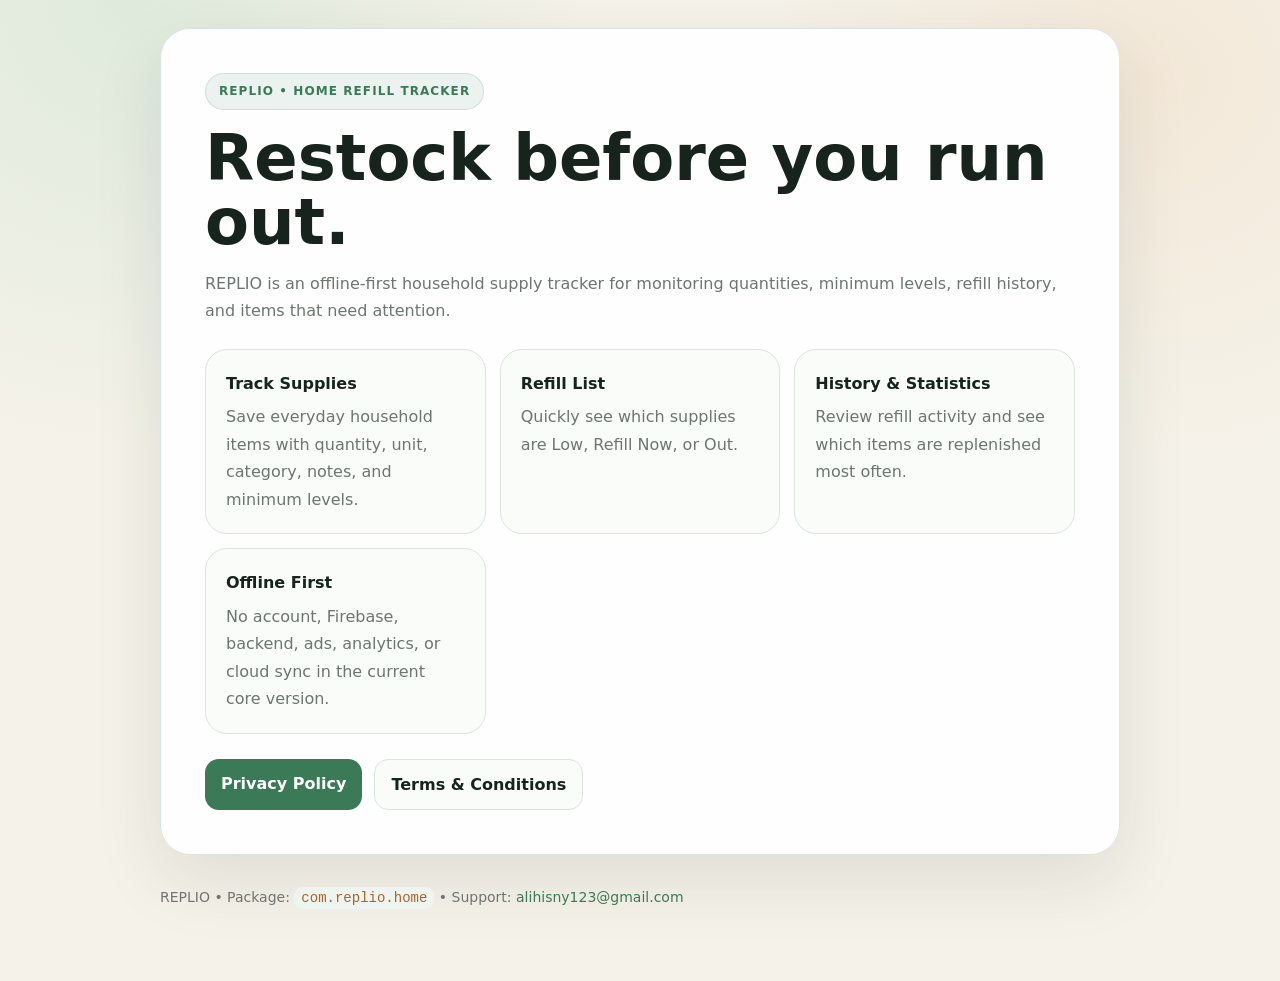
<file: docs/index.html>
<!doctype html>
<html lang="en">
<head>
  <meta charset="utf-8">
  <meta name="viewport" content="width=device-width,initial-scale=1">
  <title>REPLIO — Home Refill Tracker</title>
  <meta name="description" content="REPLIO helps you track household supplies, refill history, minimum quantities, and items that are running low.">
  <link rel="stylesheet" href="style.css">
</head>
<body>
<main class="wrap">
  <section class="hero">
    <span class="badge">REPLIO • HOME REFILL TRACKER</span>
    <h1>Restock before you run out.</h1>
    <p class="muted">REPLIO is an offline-first household supply tracker for monitoring quantities, minimum levels, refill history, and items that need attention.</p>

    <div class="grid">
      <div class="card"><strong>Track Supplies</strong><span class="muted">Save everyday household items with quantity, unit, category, notes, and minimum levels.</span></div>
      <div class="card"><strong>Refill List</strong><span class="muted">Quickly see which supplies are Low, Refill Now, or Out.</span></div>
      <div class="card"><strong>History & Statistics</strong><span class="muted">Review refill activity and see which items are replenished most often.</span></div>
      <div class="card"><strong>Offline First</strong><span class="muted">No account, Firebase, backend, ads, analytics, or cloud sync in the current core version.</span></div>
    </div>

    <div class="nav">
      <a class="btn" href="privacy.html">Privacy Policy</a>
      <a class="btn alt" href="terms.html">Terms &amp; Conditions</a>
    </div>
  </section>

  <footer>
    REPLIO • Package: <code>com.replio.home</code> • Support:
    <a href="mailto:alihisny123@gmail.com">alihisny123@gmail.com</a>
  </footer>
</main>
</body>
</html>
</file>
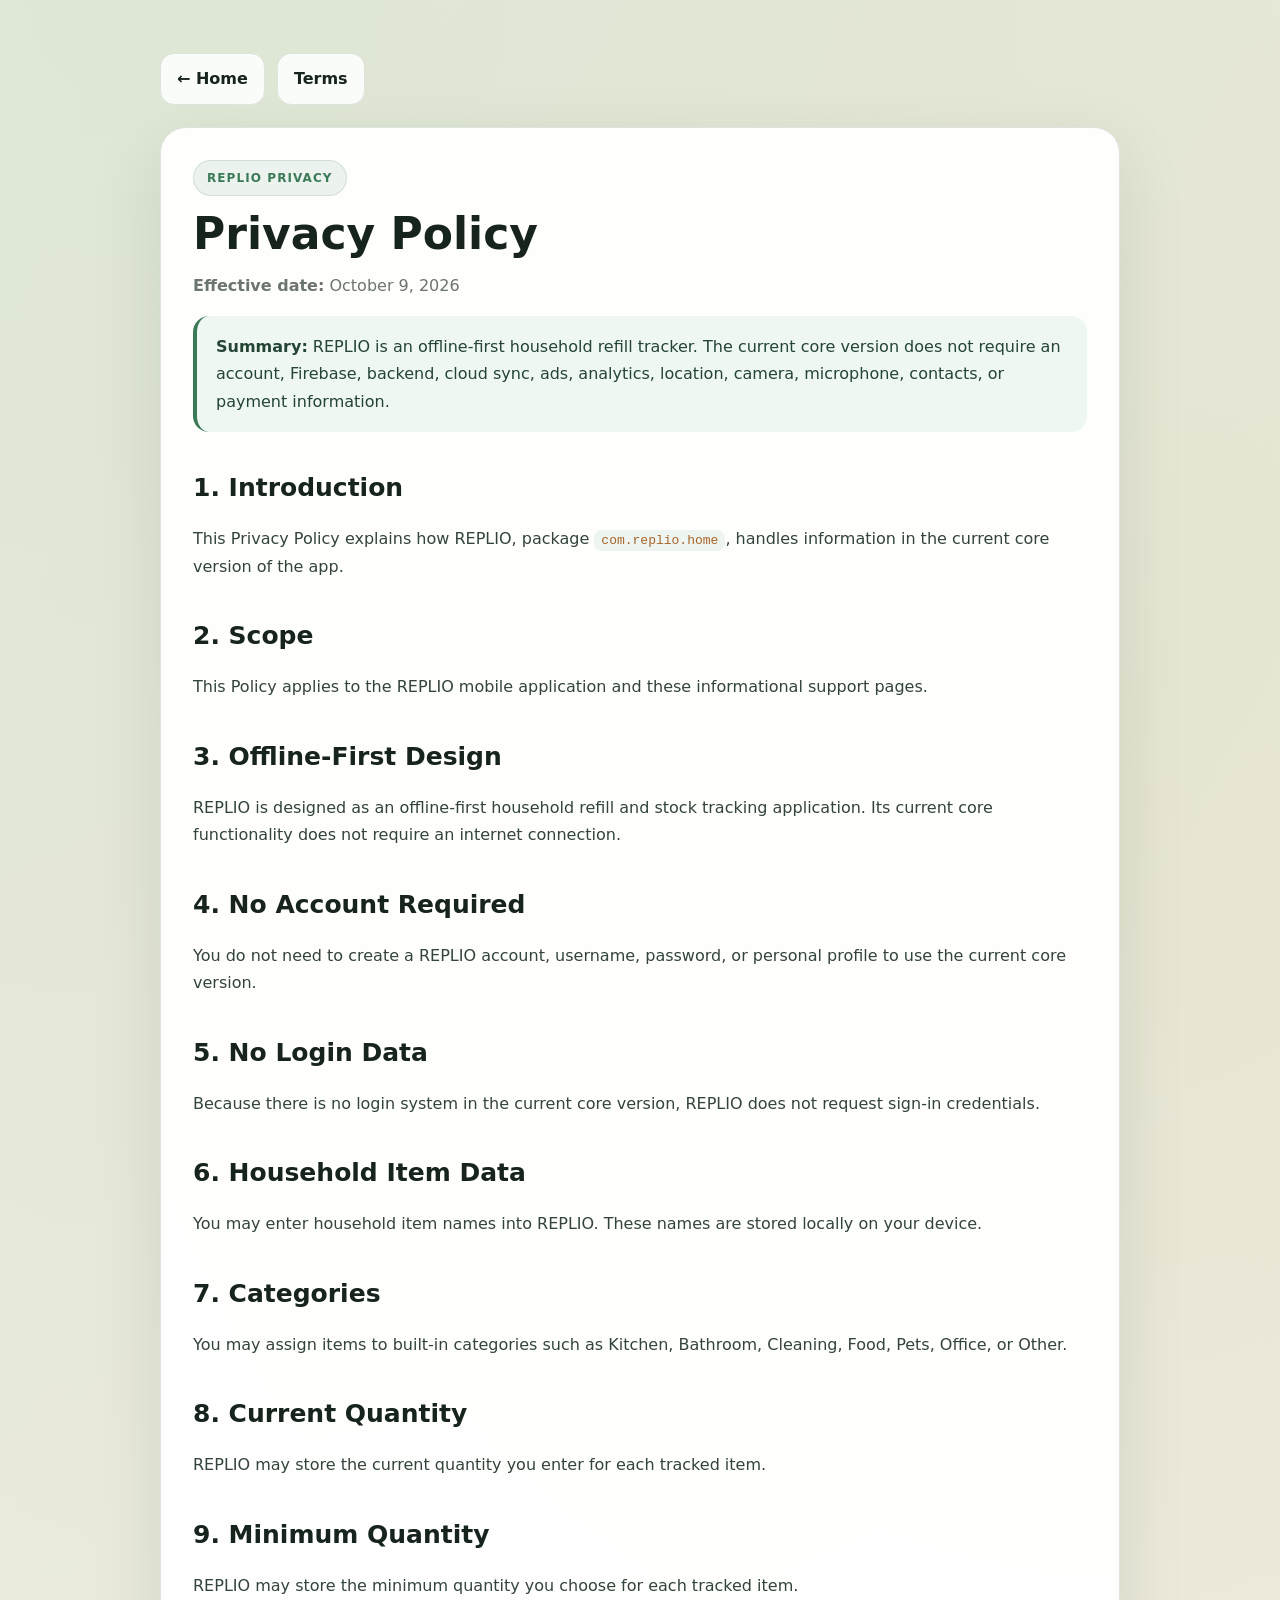
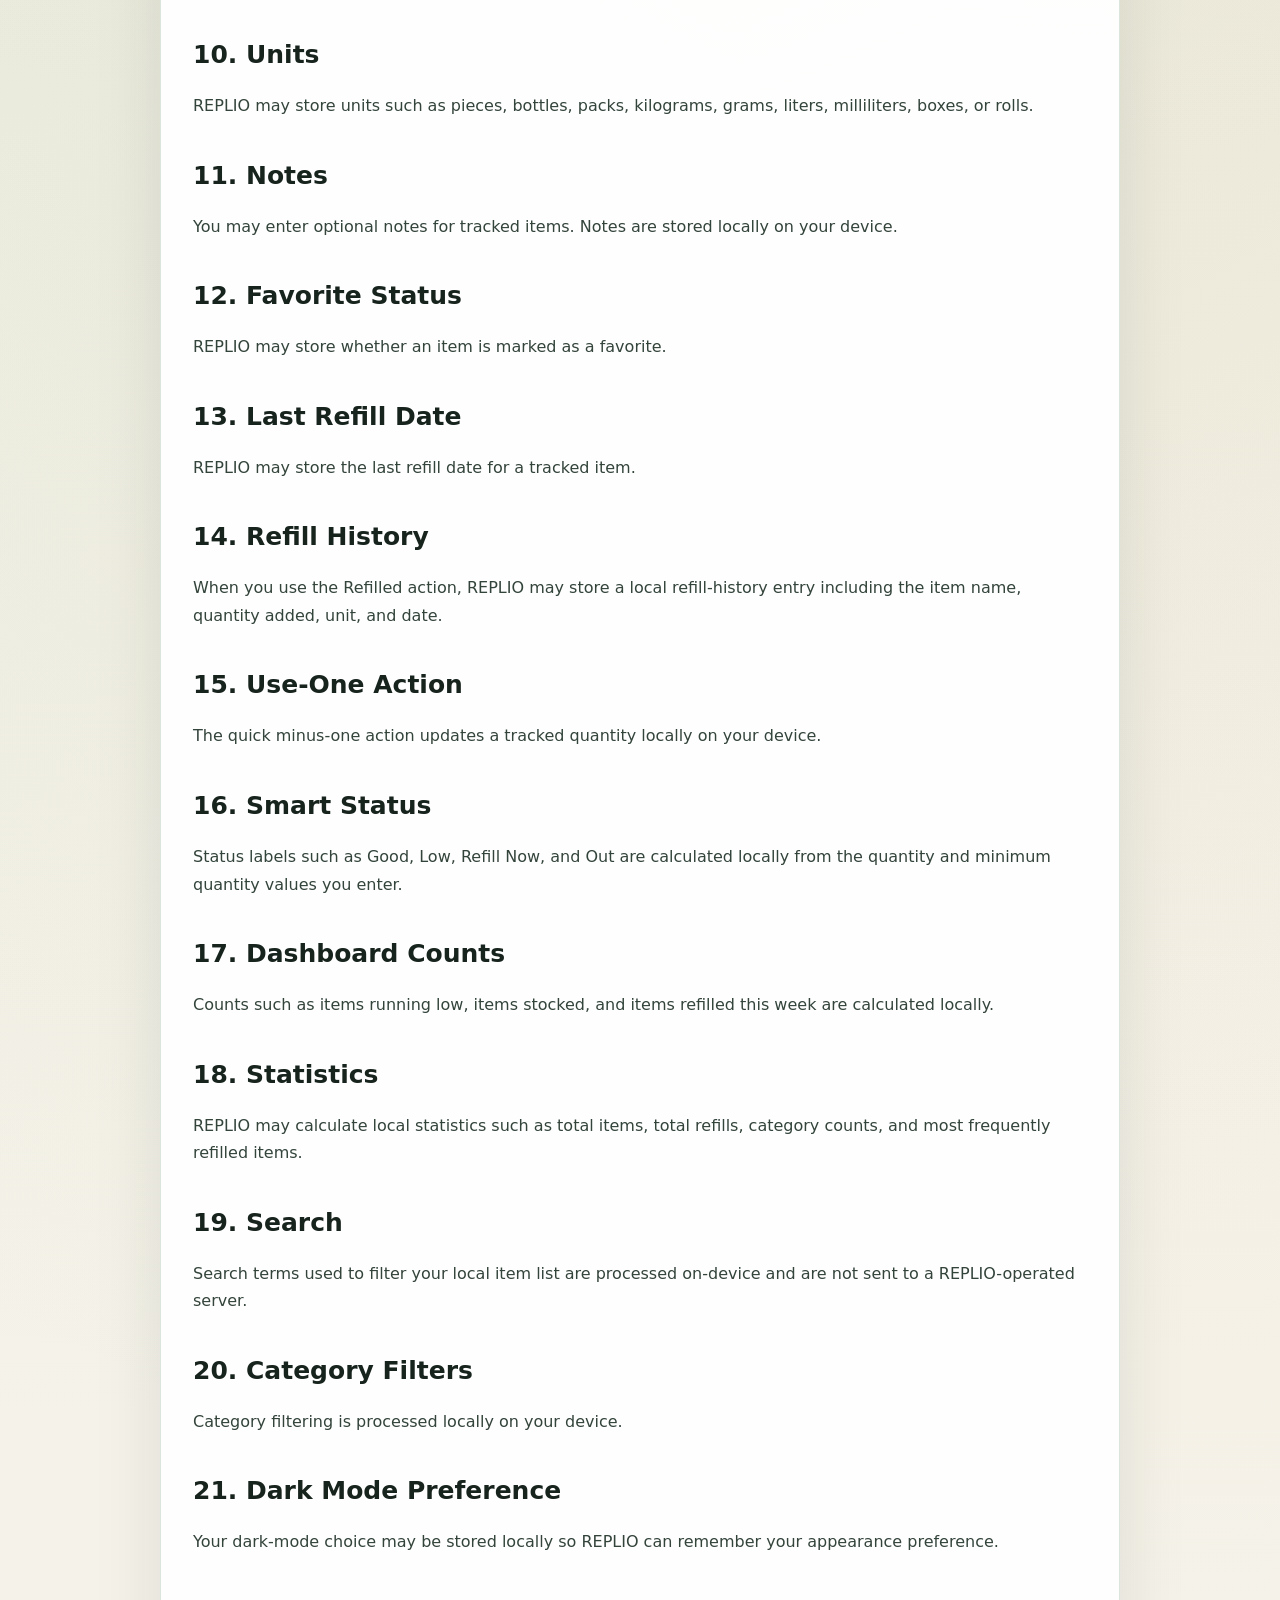
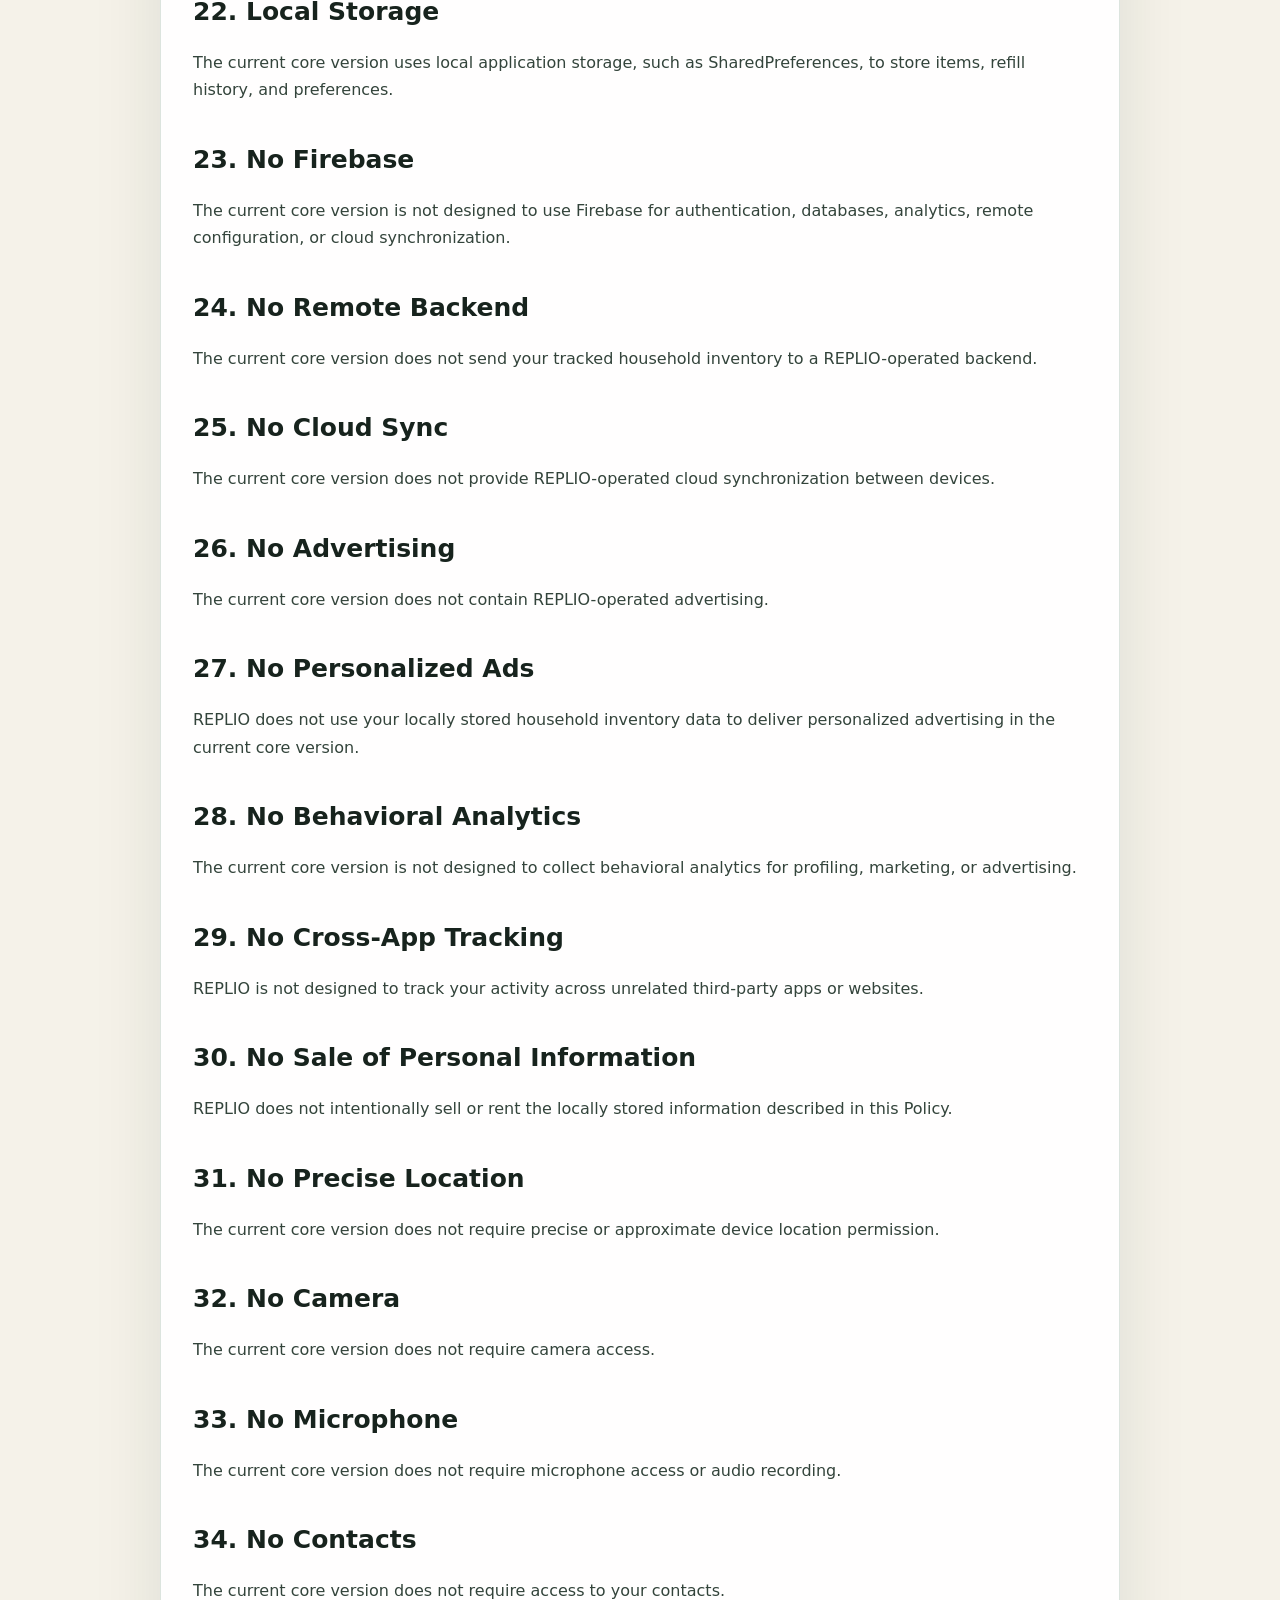
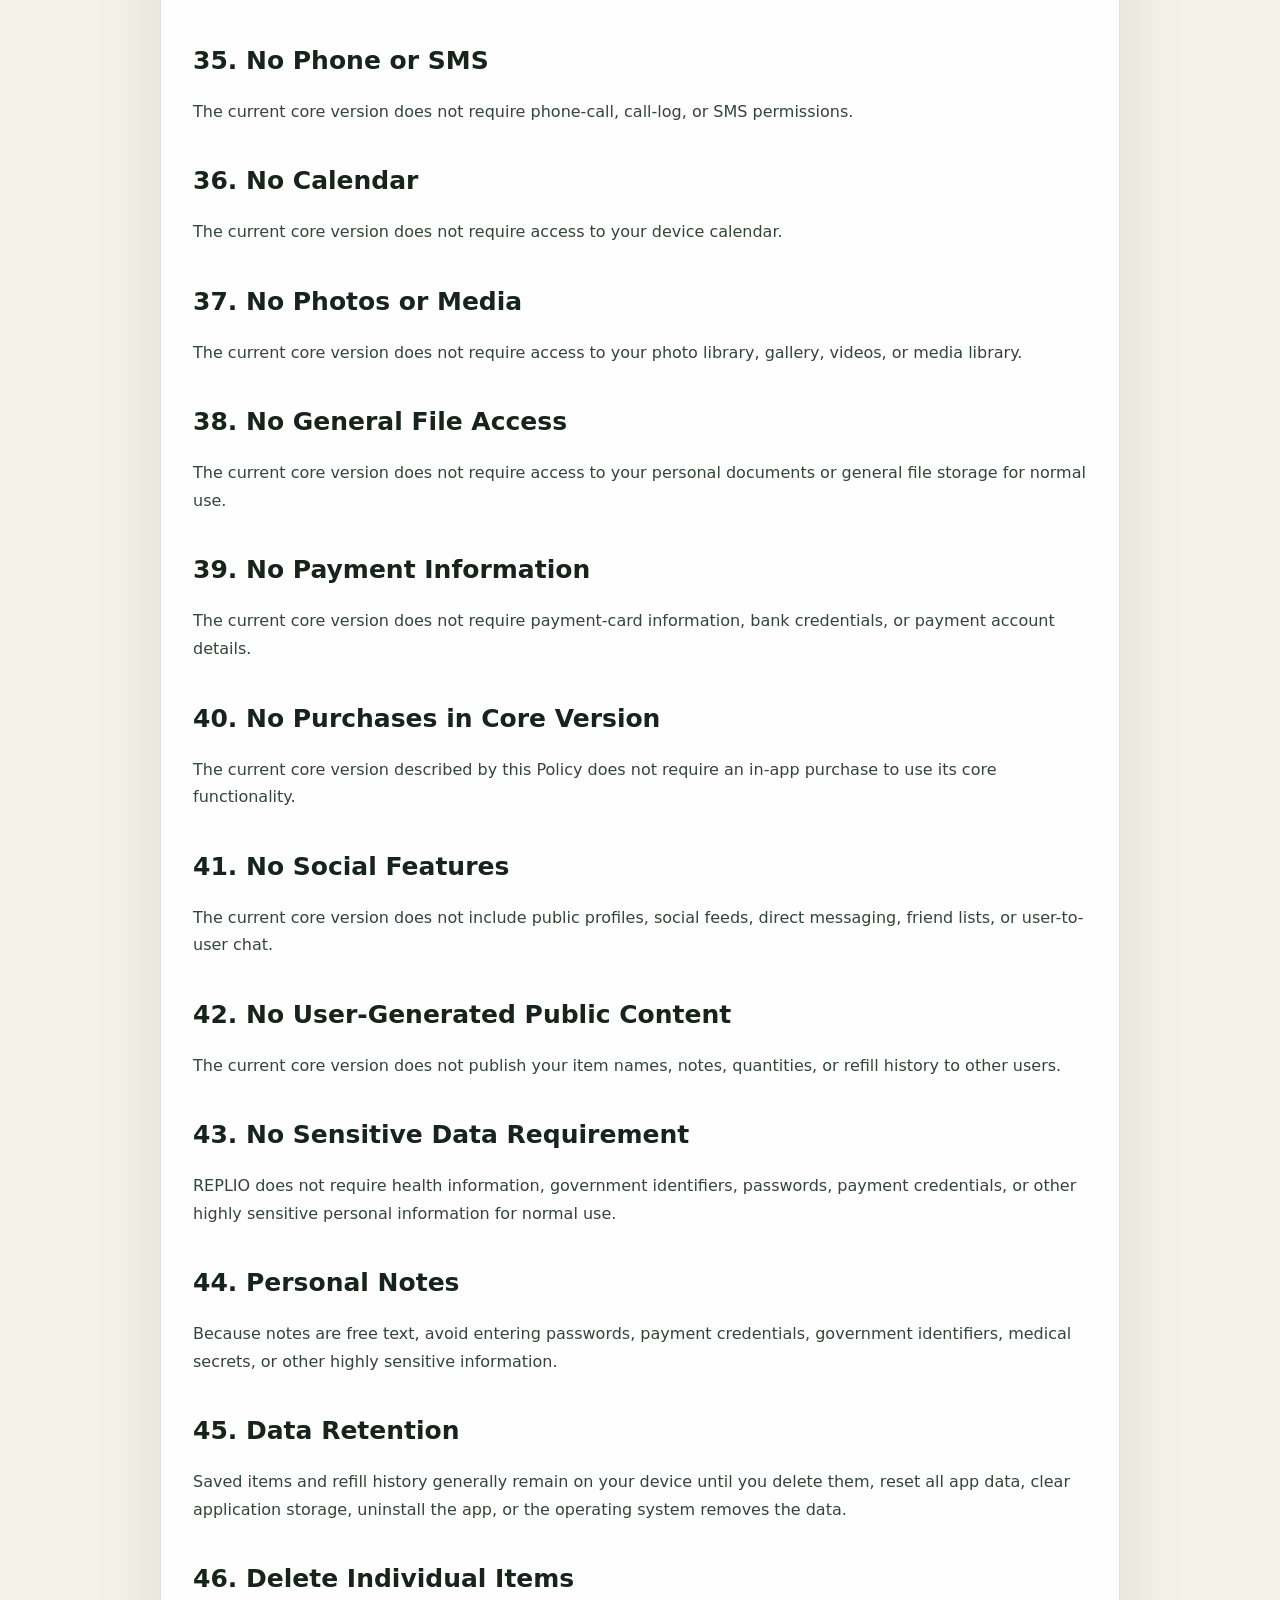
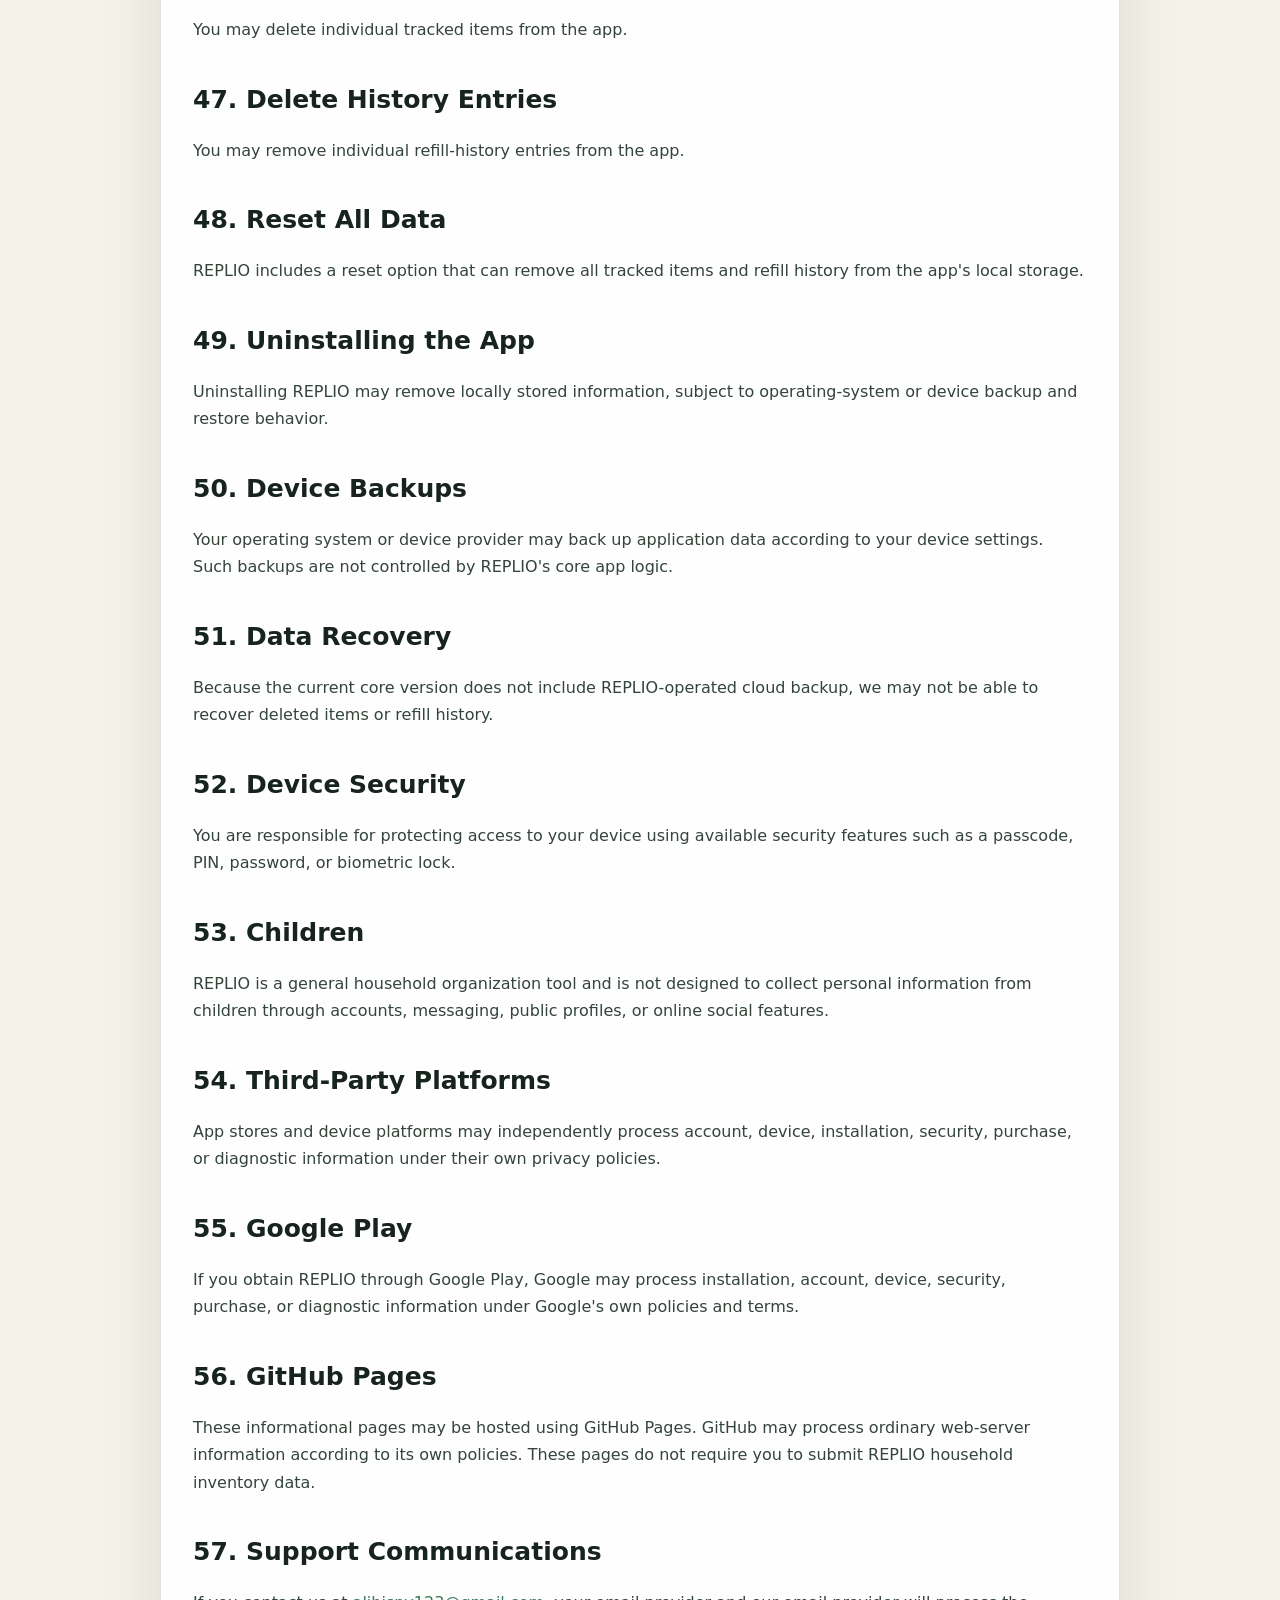
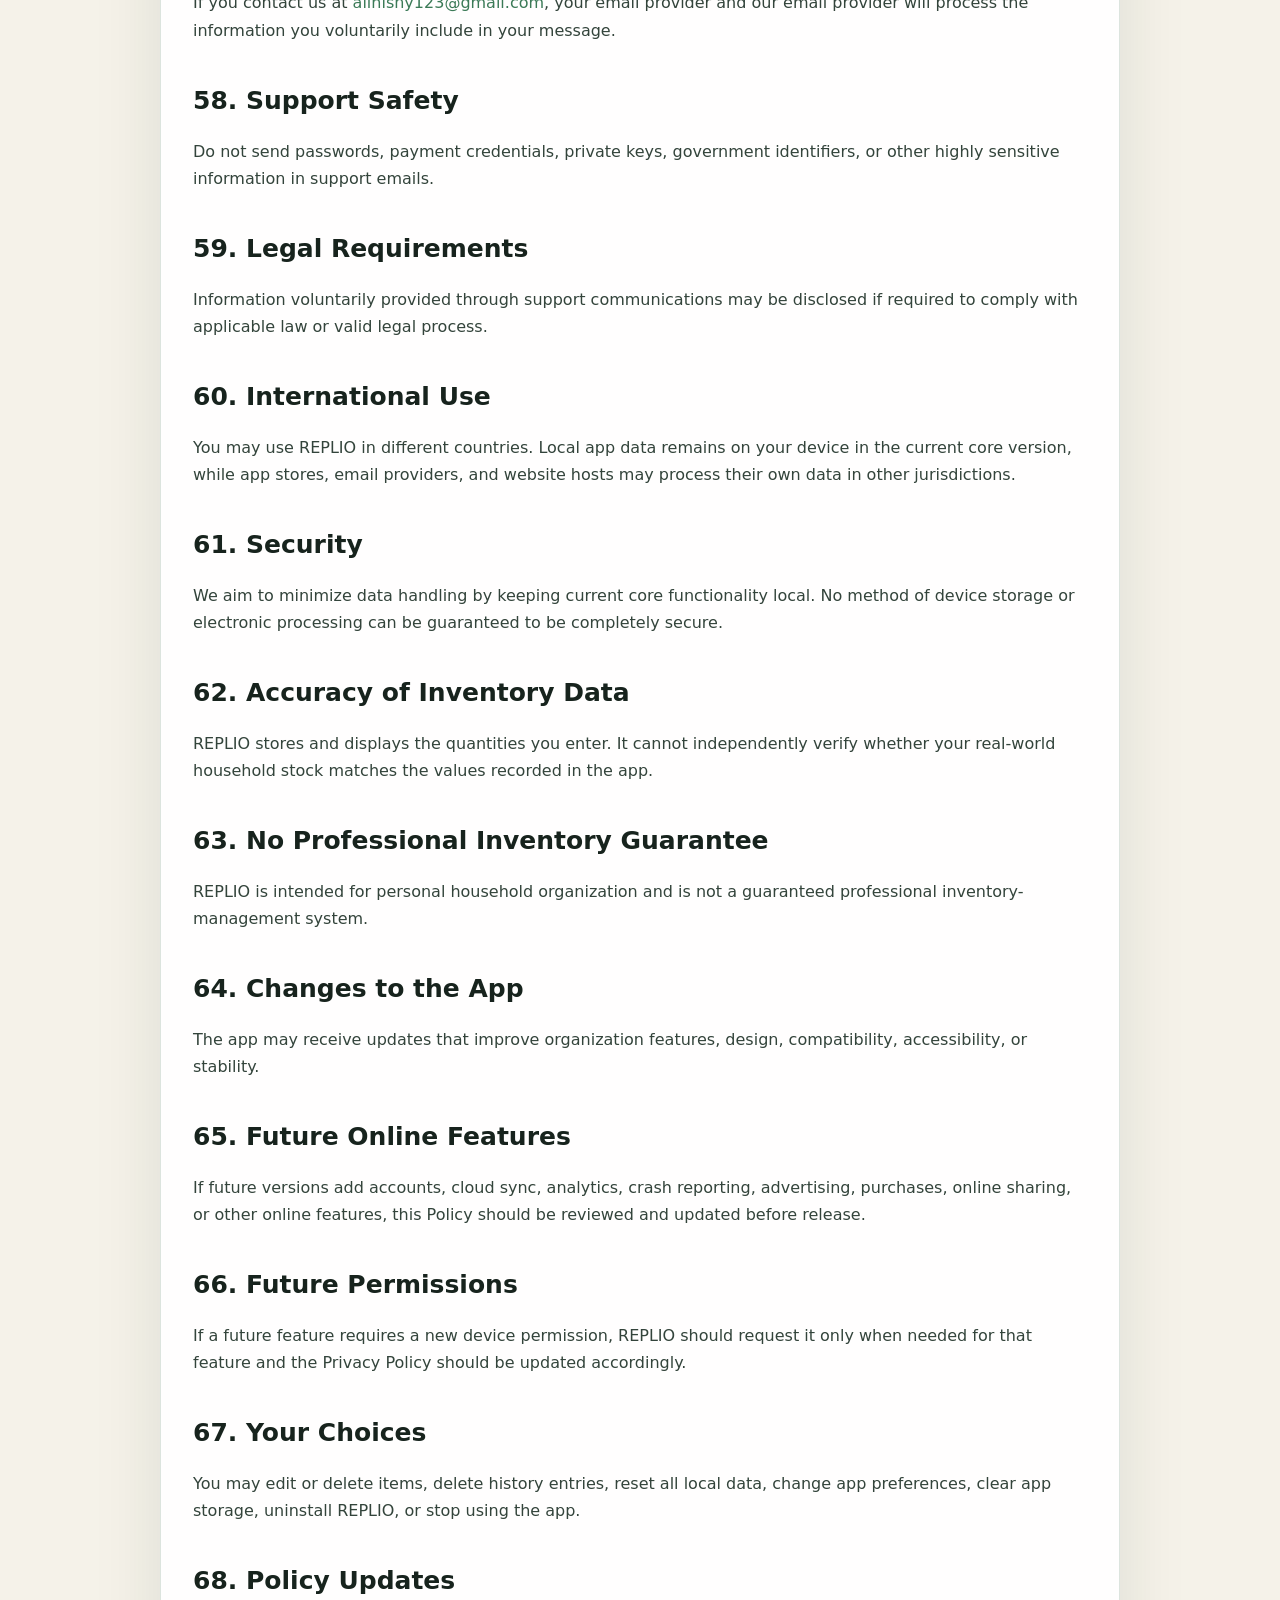
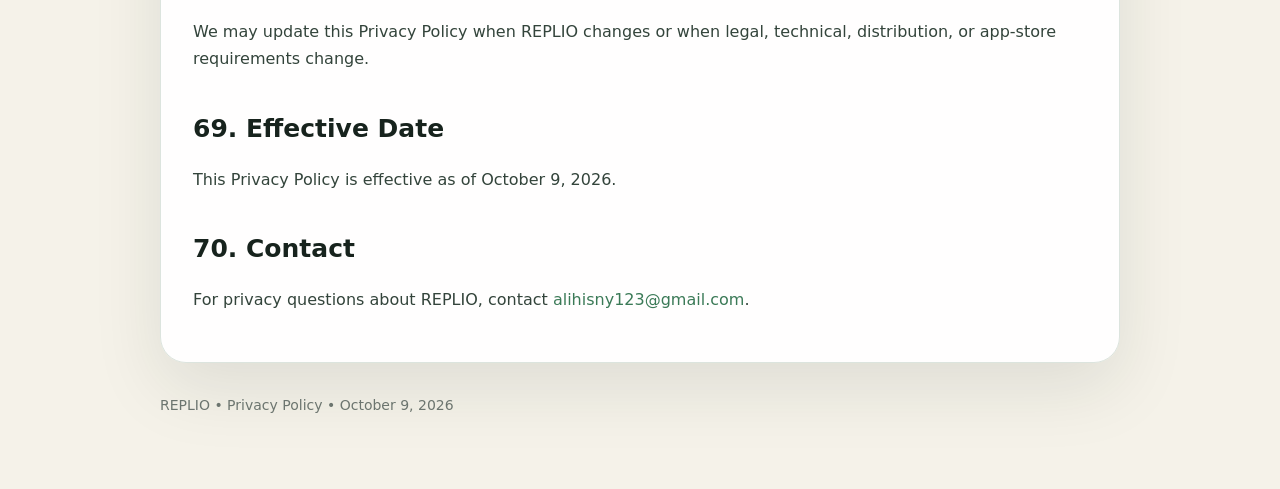
<file: docs/privacy.html>
<!doctype html>
<html lang="en">
<head>
  <meta charset="utf-8">
  <meta name="viewport" content="width=device-width,initial-scale=1">
  <title>Privacy Policy — REPLIO</title>
  <meta name="description" content="Privacy Policy for REPLIO, an offline household refill tracker.">
  <link rel="stylesheet" href="style.css">
</head>
<body>
<main class="wrap">
  <div class="nav">
    <a class="btn alt" href="index.html">← Home</a>
    <a class="btn alt" href="terms.html">Terms</a>
  </div>

  <article class="article">
    <span class="badge">REPLIO PRIVACY</span>
    <h1 style="font-size:44px">Privacy Policy</h1>
    <p class="muted"><strong>Effective date:</strong> October 9, 2026</p>

    <div class="notice">
      <strong>Summary:</strong> REPLIO is an offline-first household refill tracker. The current core version does not require an account, Firebase, backend, cloud sync, ads, analytics, location, camera, microphone, contacts, or payment information.
    </div>

    <h2>1. Introduction</h2>
<p>This Privacy Policy explains how REPLIO, package <code>com.replio.home</code>, handles information in the current core version of the app.</p>
<h2>2. Scope</h2>
<p>This Policy applies to the REPLIO mobile application and these informational support pages.</p>
<h2>3. Offline-First Design</h2>
<p>REPLIO is designed as an offline-first household refill and stock tracking application. Its current core functionality does not require an internet connection.</p>
<h2>4. No Account Required</h2>
<p>You do not need to create a REPLIO account, username, password, or personal profile to use the current core version.</p>
<h2>5. No Login Data</h2>
<p>Because there is no login system in the current core version, REPLIO does not request sign-in credentials.</p>
<h2>6. Household Item Data</h2>
<p>You may enter household item names into REPLIO. These names are stored locally on your device.</p>
<h2>7. Categories</h2>
<p>You may assign items to built-in categories such as Kitchen, Bathroom, Cleaning, Food, Pets, Office, or Other.</p>
<h2>8. Current Quantity</h2>
<p>REPLIO may store the current quantity you enter for each tracked item.</p>
<h2>9. Minimum Quantity</h2>
<p>REPLIO may store the minimum quantity you choose for each tracked item.</p>
<h2>10. Units</h2>
<p>REPLIO may store units such as pieces, bottles, packs, kilograms, grams, liters, milliliters, boxes, or rolls.</p>
<h2>11. Notes</h2>
<p>You may enter optional notes for tracked items. Notes are stored locally on your device.</p>
<h2>12. Favorite Status</h2>
<p>REPLIO may store whether an item is marked as a favorite.</p>
<h2>13. Last Refill Date</h2>
<p>REPLIO may store the last refill date for a tracked item.</p>
<h2>14. Refill History</h2>
<p>When you use the Refilled action, REPLIO may store a local refill-history entry including the item name, quantity added, unit, and date.</p>
<h2>15. Use-One Action</h2>
<p>The quick minus-one action updates a tracked quantity locally on your device.</p>
<h2>16. Smart Status</h2>
<p>Status labels such as Good, Low, Refill Now, and Out are calculated locally from the quantity and minimum quantity values you enter.</p>
<h2>17. Dashboard Counts</h2>
<p>Counts such as items running low, items stocked, and items refilled this week are calculated locally.</p>
<h2>18. Statistics</h2>
<p>REPLIO may calculate local statistics such as total items, total refills, category counts, and most frequently refilled items.</p>
<h2>19. Search</h2>
<p>Search terms used to filter your local item list are processed on-device and are not sent to a REPLIO-operated server.</p>
<h2>20. Category Filters</h2>
<p>Category filtering is processed locally on your device.</p>
<h2>21. Dark Mode Preference</h2>
<p>Your dark-mode choice may be stored locally so REPLIO can remember your appearance preference.</p>
<h2>22. Local Storage</h2>
<p>The current core version uses local application storage, such as SharedPreferences, to store items, refill history, and preferences.</p>
<h2>23. No Firebase</h2>
<p>The current core version is not designed to use Firebase for authentication, databases, analytics, remote configuration, or cloud synchronization.</p>
<h2>24. No Remote Backend</h2>
<p>The current core version does not send your tracked household inventory to a REPLIO-operated backend.</p>
<h2>25. No Cloud Sync</h2>
<p>The current core version does not provide REPLIO-operated cloud synchronization between devices.</p>
<h2>26. No Advertising</h2>
<p>The current core version does not contain REPLIO-operated advertising.</p>
<h2>27. No Personalized Ads</h2>
<p>REPLIO does not use your locally stored household inventory data to deliver personalized advertising in the current core version.</p>
<h2>28. No Behavioral Analytics</h2>
<p>The current core version is not designed to collect behavioral analytics for profiling, marketing, or advertising.</p>
<h2>29. No Cross-App Tracking</h2>
<p>REPLIO is not designed to track your activity across unrelated third-party apps or websites.</p>
<h2>30. No Sale of Personal Information</h2>
<p>REPLIO does not intentionally sell or rent the locally stored information described in this Policy.</p>
<h2>31. No Precise Location</h2>
<p>The current core version does not require precise or approximate device location permission.</p>
<h2>32. No Camera</h2>
<p>The current core version does not require camera access.</p>
<h2>33. No Microphone</h2>
<p>The current core version does not require microphone access or audio recording.</p>
<h2>34. No Contacts</h2>
<p>The current core version does not require access to your contacts.</p>
<h2>35. No Phone or SMS</h2>
<p>The current core version does not require phone-call, call-log, or SMS permissions.</p>
<h2>36. No Calendar</h2>
<p>The current core version does not require access to your device calendar.</p>
<h2>37. No Photos or Media</h2>
<p>The current core version does not require access to your photo library, gallery, videos, or media library.</p>
<h2>38. No General File Access</h2>
<p>The current core version does not require access to your personal documents or general file storage for normal use.</p>
<h2>39. No Payment Information</h2>
<p>The current core version does not require payment-card information, bank credentials, or payment account details.</p>
<h2>40. No Purchases in Core Version</h2>
<p>The current core version described by this Policy does not require an in-app purchase to use its core functionality.</p>
<h2>41. No Social Features</h2>
<p>The current core version does not include public profiles, social feeds, direct messaging, friend lists, or user-to-user chat.</p>
<h2>42. No User-Generated Public Content</h2>
<p>The current core version does not publish your item names, notes, quantities, or refill history to other users.</p>
<h2>43. No Sensitive Data Requirement</h2>
<p>REPLIO does not require health information, government identifiers, passwords, payment credentials, or other highly sensitive personal information for normal use.</p>
<h2>44. Personal Notes</h2>
<p>Because notes are free text, avoid entering passwords, payment credentials, government identifiers, medical secrets, or other highly sensitive information.</p>
<h2>45. Data Retention</h2>
<p>Saved items and refill history generally remain on your device until you delete them, reset all app data, clear application storage, uninstall the app, or the operating system removes the data.</p>
<h2>46. Delete Individual Items</h2>
<p>You may delete individual tracked items from the app.</p>
<h2>47. Delete History Entries</h2>
<p>You may remove individual refill-history entries from the app.</p>
<h2>48. Reset All Data</h2>
<p>REPLIO includes a reset option that can remove all tracked items and refill history from the app's local storage.</p>
<h2>49. Uninstalling the App</h2>
<p>Uninstalling REPLIO may remove locally stored information, subject to operating-system or device backup and restore behavior.</p>
<h2>50. Device Backups</h2>
<p>Your operating system or device provider may back up application data according to your device settings. Such backups are not controlled by REPLIO's core app logic.</p>
<h2>51. Data Recovery</h2>
<p>Because the current core version does not include REPLIO-operated cloud backup, we may not be able to recover deleted items or refill history.</p>
<h2>52. Device Security</h2>
<p>You are responsible for protecting access to your device using available security features such as a passcode, PIN, password, or biometric lock.</p>
<h2>53. Children</h2>
<p>REPLIO is a general household organization tool and is not designed to collect personal information from children through accounts, messaging, public profiles, or online social features.</p>
<h2>54. Third-Party Platforms</h2>
<p>App stores and device platforms may independently process account, device, installation, security, purchase, or diagnostic information under their own privacy policies.</p>
<h2>55. Google Play</h2>
<p>If you obtain REPLIO through Google Play, Google may process installation, account, device, security, purchase, or diagnostic information under Google's own policies and terms.</p>
<h2>56. GitHub Pages</h2>
<p>These informational pages may be hosted using GitHub Pages. GitHub may process ordinary web-server information according to its own policies. These pages do not require you to submit REPLIO household inventory data.</p>
<h2>57. Support Communications</h2>
<p>If you contact us at <a href='mailto:alihisny123@gmail.com'>alihisny123@gmail.com</a>, your email provider and our email provider will process the information you voluntarily include in your message.</p>
<h2>58. Support Safety</h2>
<p>Do not send passwords, payment credentials, private keys, government identifiers, or other highly sensitive information in support emails.</p>
<h2>59. Legal Requirements</h2>
<p>Information voluntarily provided through support communications may be disclosed if required to comply with applicable law or valid legal process.</p>
<h2>60. International Use</h2>
<p>You may use REPLIO in different countries. Local app data remains on your device in the current core version, while app stores, email providers, and website hosts may process their own data in other jurisdictions.</p>
<h2>61. Security</h2>
<p>We aim to minimize data handling by keeping current core functionality local. No method of device storage or electronic processing can be guaranteed to be completely secure.</p>
<h2>62. Accuracy of Inventory Data</h2>
<p>REPLIO stores and displays the quantities you enter. It cannot independently verify whether your real-world household stock matches the values recorded in the app.</p>
<h2>63. No Professional Inventory Guarantee</h2>
<p>REPLIO is intended for personal household organization and is not a guaranteed professional inventory-management system.</p>
<h2>64. Changes to the App</h2>
<p>The app may receive updates that improve organization features, design, compatibility, accessibility, or stability.</p>
<h2>65. Future Online Features</h2>
<p>If future versions add accounts, cloud sync, analytics, crash reporting, advertising, purchases, online sharing, or other online features, this Policy should be reviewed and updated before release.</p>
<h2>66. Future Permissions</h2>
<p>If a future feature requires a new device permission, REPLIO should request it only when needed for that feature and the Privacy Policy should be updated accordingly.</p>
<h2>67. Your Choices</h2>
<p>You may edit or delete items, delete history entries, reset all local data, change app preferences, clear app storage, uninstall REPLIO, or stop using the app.</p>
<h2>68. Policy Updates</h2>
<p>We may update this Privacy Policy when REPLIO changes or when legal, technical, distribution, or app-store requirements change.</p>
<h2>69. Effective Date</h2>
<p>This Privacy Policy is effective as of October 9, 2026.</p>
<h2>70. Contact</h2>
<p>For privacy questions about REPLIO, contact <a href='mailto:alihisny123@gmail.com'>alihisny123@gmail.com</a>.</p>
  </article>

  <footer>REPLIO • Privacy Policy • October 9, 2026</footer>
</main>
</body>
</html>
</file>
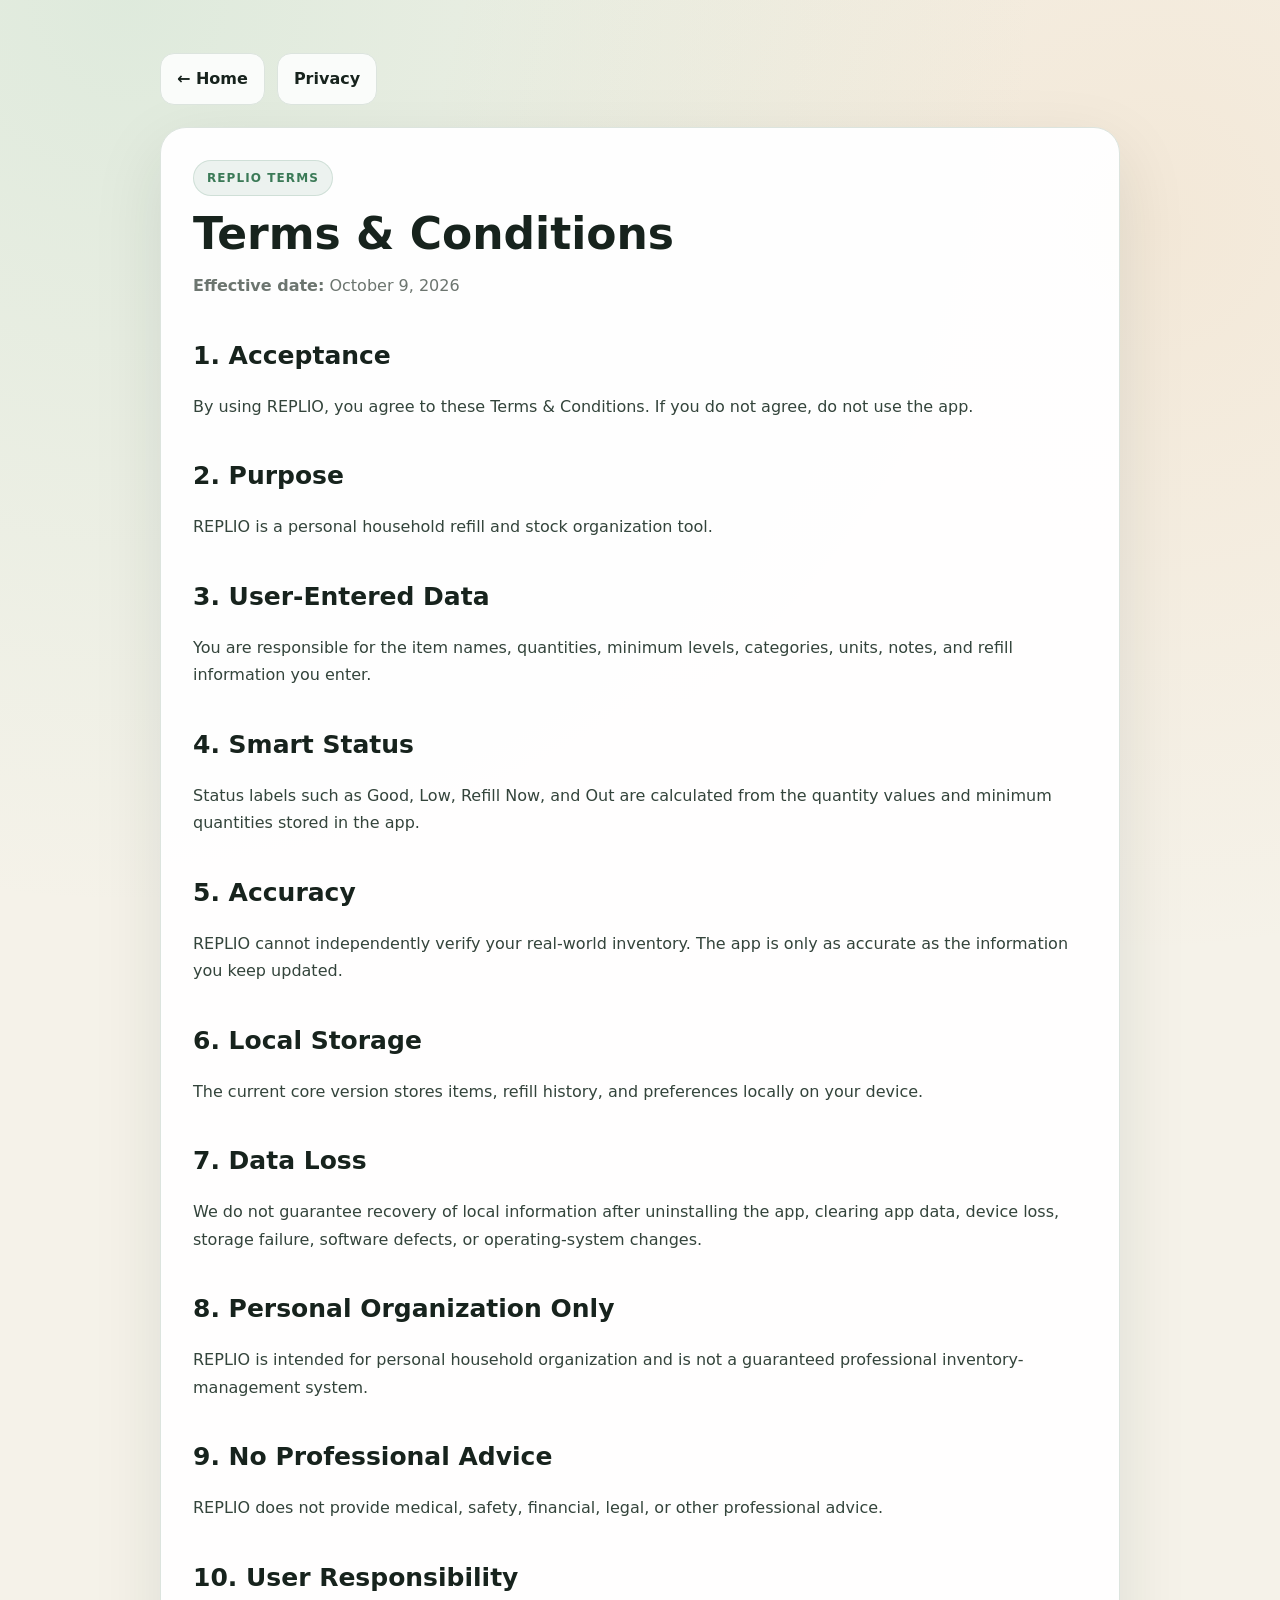
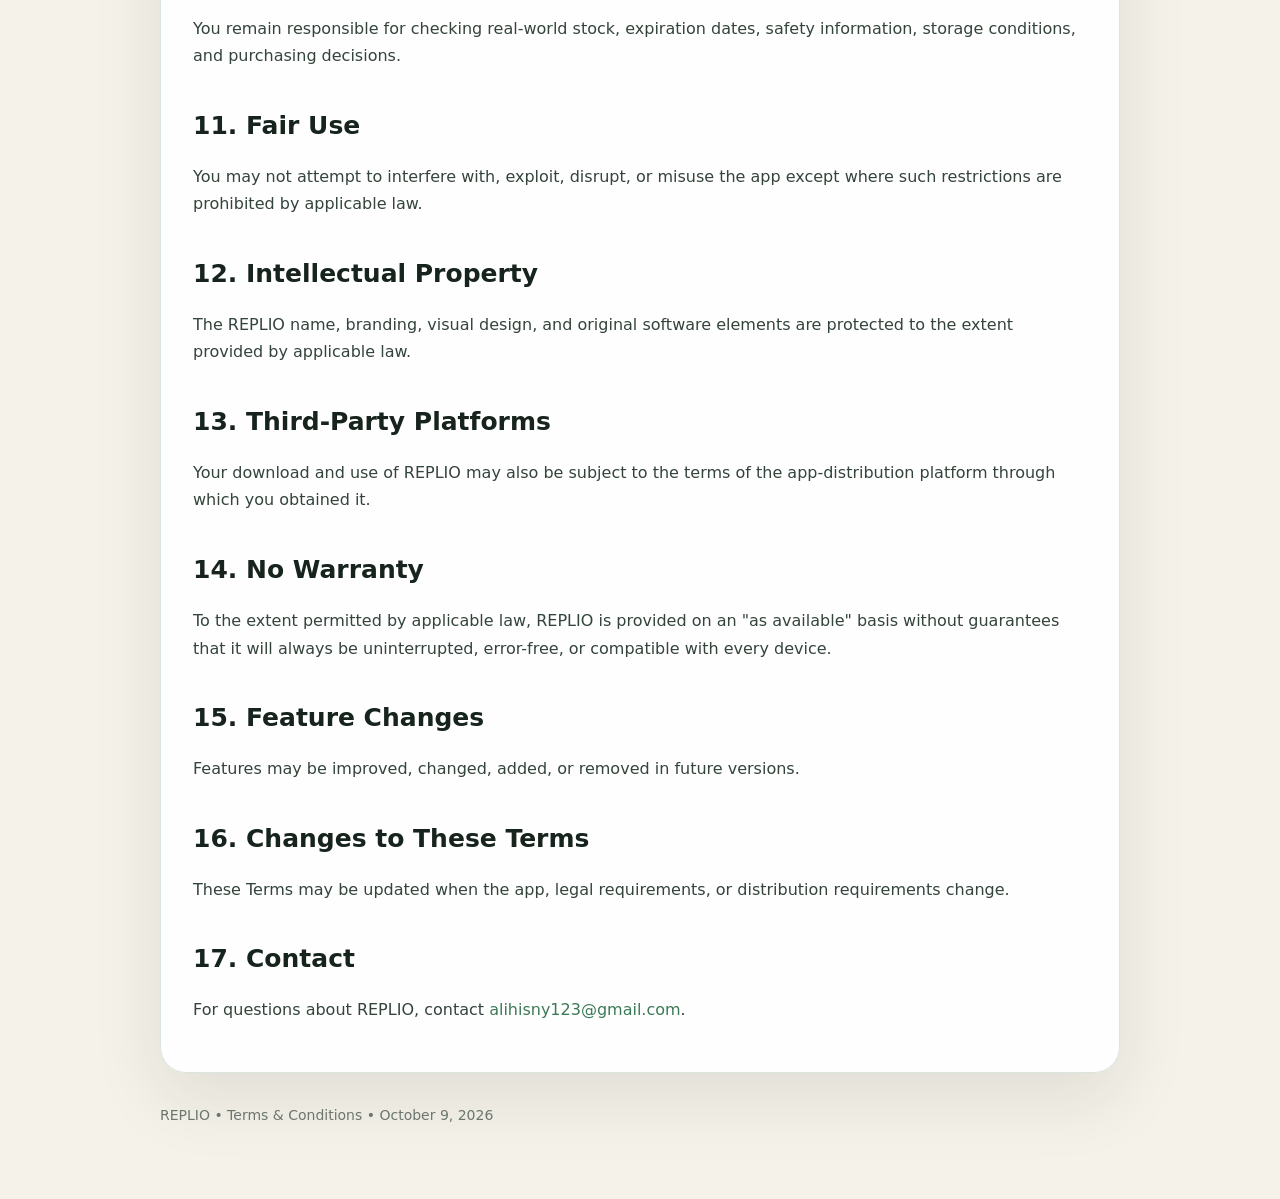
<file: docs/terms.html>
<!doctype html>
<html lang="en">
<head>
  <meta charset="utf-8">
  <meta name="viewport" content="width=device-width,initial-scale=1">
  <title>Terms &amp; Conditions — REPLIO</title>
  <meta name="description" content="Terms and Conditions for REPLIO.">
  <link rel="stylesheet" href="style.css">
</head>
<body>
<main class="wrap">
  <div class="nav">
    <a class="btn alt" href="index.html">← Home</a>
    <a class="btn alt" href="privacy.html">Privacy</a>
  </div>

  <article class="article">
    <span class="badge">REPLIO TERMS</span>
    <h1 style="font-size:44px">Terms &amp; Conditions</h1>
    <p class="muted"><strong>Effective date:</strong> October 9, 2026</p>

    <h2>1. Acceptance</h2>
    <p>By using REPLIO, you agree to these Terms &amp; Conditions. If you do not agree, do not use the app.</p>

    <h2>2. Purpose</h2>
    <p>REPLIO is a personal household refill and stock organization tool.</p>

    <h2>3. User-Entered Data</h2>
    <p>You are responsible for the item names, quantities, minimum levels, categories, units, notes, and refill information you enter.</p>

    <h2>4. Smart Status</h2>
    <p>Status labels such as Good, Low, Refill Now, and Out are calculated from the quantity values and minimum quantities stored in the app.</p>

    <h2>5. Accuracy</h2>
    <p>REPLIO cannot independently verify your real-world inventory. The app is only as accurate as the information you keep updated.</p>

    <h2>6. Local Storage</h2>
    <p>The current core version stores items, refill history, and preferences locally on your device.</p>

    <h2>7. Data Loss</h2>
    <p>We do not guarantee recovery of local information after uninstalling the app, clearing app data, device loss, storage failure, software defects, or operating-system changes.</p>

    <h2>8. Personal Organization Only</h2>
    <p>REPLIO is intended for personal household organization and is not a guaranteed professional inventory-management system.</p>

    <h2>9. No Professional Advice</h2>
    <p>REPLIO does not provide medical, safety, financial, legal, or other professional advice.</p>

    <h2>10. User Responsibility</h2>
    <p>You remain responsible for checking real-world stock, expiration dates, safety information, storage conditions, and purchasing decisions.</p>

    <h2>11. Fair Use</h2>
    <p>You may not attempt to interfere with, exploit, disrupt, or misuse the app except where such restrictions are prohibited by applicable law.</p>

    <h2>12. Intellectual Property</h2>
    <p>The REPLIO name, branding, visual design, and original software elements are protected to the extent provided by applicable law.</p>

    <h2>13. Third-Party Platforms</h2>
    <p>Your download and use of REPLIO may also be subject to the terms of the app-distribution platform through which you obtained it.</p>

    <h2>14. No Warranty</h2>
    <p>To the extent permitted by applicable law, REPLIO is provided on an "as available" basis without guarantees that it will always be uninterrupted, error-free, or compatible with every device.</p>

    <h2>15. Feature Changes</h2>
    <p>Features may be improved, changed, added, or removed in future versions.</p>

    <h2>16. Changes to These Terms</h2>
    <p>These Terms may be updated when the app, legal requirements, or distribution requirements change.</p>

    <h2>17. Contact</h2>
    <p>For questions about REPLIO, contact <a href="mailto:alihisny123@gmail.com">alihisny123@gmail.com</a>.</p>
  </article>

  <footer>REPLIO • Terms &amp; Conditions • October 9, 2026</footer>
</main>
</body>
</html>
</file>
<file: docs/style.css>
:root{
  --green:#3B7A57;
  --orange:#E6A15C;
  --cream:#F5F2E9;
  --dark:#17231D;
  --mint:#78C6A3;
  --surface:#FFFFFF;
  --muted:#6C756F;
  --line:#DCE4DE;
  --danger:#C95D63;
}
*{box-sizing:border-box}
html{scroll-behavior:smooth}
body{
  margin:0;
  font-family:Inter,ui-sans-serif,system-ui,-apple-system,BlinkMacSystemFont,"Segoe UI",Roboto,Arial,sans-serif;
  color:var(--dark);
  background:
    radial-gradient(circle at 10% 0%,rgba(120,198,163,.18),transparent 30%),
    radial-gradient(circle at 90% 8%,rgba(230,161,92,.12),transparent 26%),
    var(--cream);
  line-height:1.72;
}
a{color:var(--green);text-decoration:none}
a:hover{text-decoration:underline}
.wrap{max-width:1000px;margin:auto;padding:28px 20px 72px}
.hero,.article{
  background:rgba(255,255,255,.96);
  border:1px solid var(--line);
  box-shadow:0 24px 70px rgba(23,35,29,.10);
}
.hero{padding:44px;border-radius:30px}
.article{margin-top:22px;padding:32px;border-radius:26px}
.badge{
  display:inline-flex;
  padding:7px 13px;
  border-radius:999px;
  background:rgba(59,122,87,.09);
  border:1px solid rgba(59,122,87,.16);
  color:var(--green);
  font-size:12px;
  font-weight:900;
  letter-spacing:.09em;
}
h1{font-size:clamp(38px,7vw,64px);line-height:1;margin:16px 0 12px}
h2{font-size:25px;margin-top:34px;margin-bottom:8px}
p,li{color:#33443B}
.muted{color:var(--muted)}
.grid{display:grid;grid-template-columns:repeat(auto-fit,minmax(220px,1fr));gap:14px;margin-top:24px}
.card{
  padding:20px;
  border-radius:22px;
  background:#FAFCFA;
  border:1px solid var(--line);
}
.card strong{display:block;margin-bottom:6px;color:var(--dark)}
.nav{display:flex;gap:12px;flex-wrap:wrap;margin:25px 0 0}
.btn{
  display:inline-block;
  padding:11px 16px;
  border-radius:14px;
  background:var(--green);
  color:white;
  font-weight:900;
}
.btn.alt{
  background:#FAFCFA;
  border:1px solid var(--line);
  color:var(--dark);
}
.notice{
  padding:17px 19px;
  border-radius:16px;
  background:rgba(120,198,163,.12);
  border-left:4px solid var(--green);
  color:#244434;
}
code{
  background:#EEF4EF;
  padding:3px 7px;
  border-radius:8px;
  color:#A8642A;
}
footer{margin-top:30px;color:var(--muted);font-size:14px}
@media(max-width:600px){
  .wrap{padding:18px 14px 50px}
  .hero,.article{padding:22px}
}
</file>
